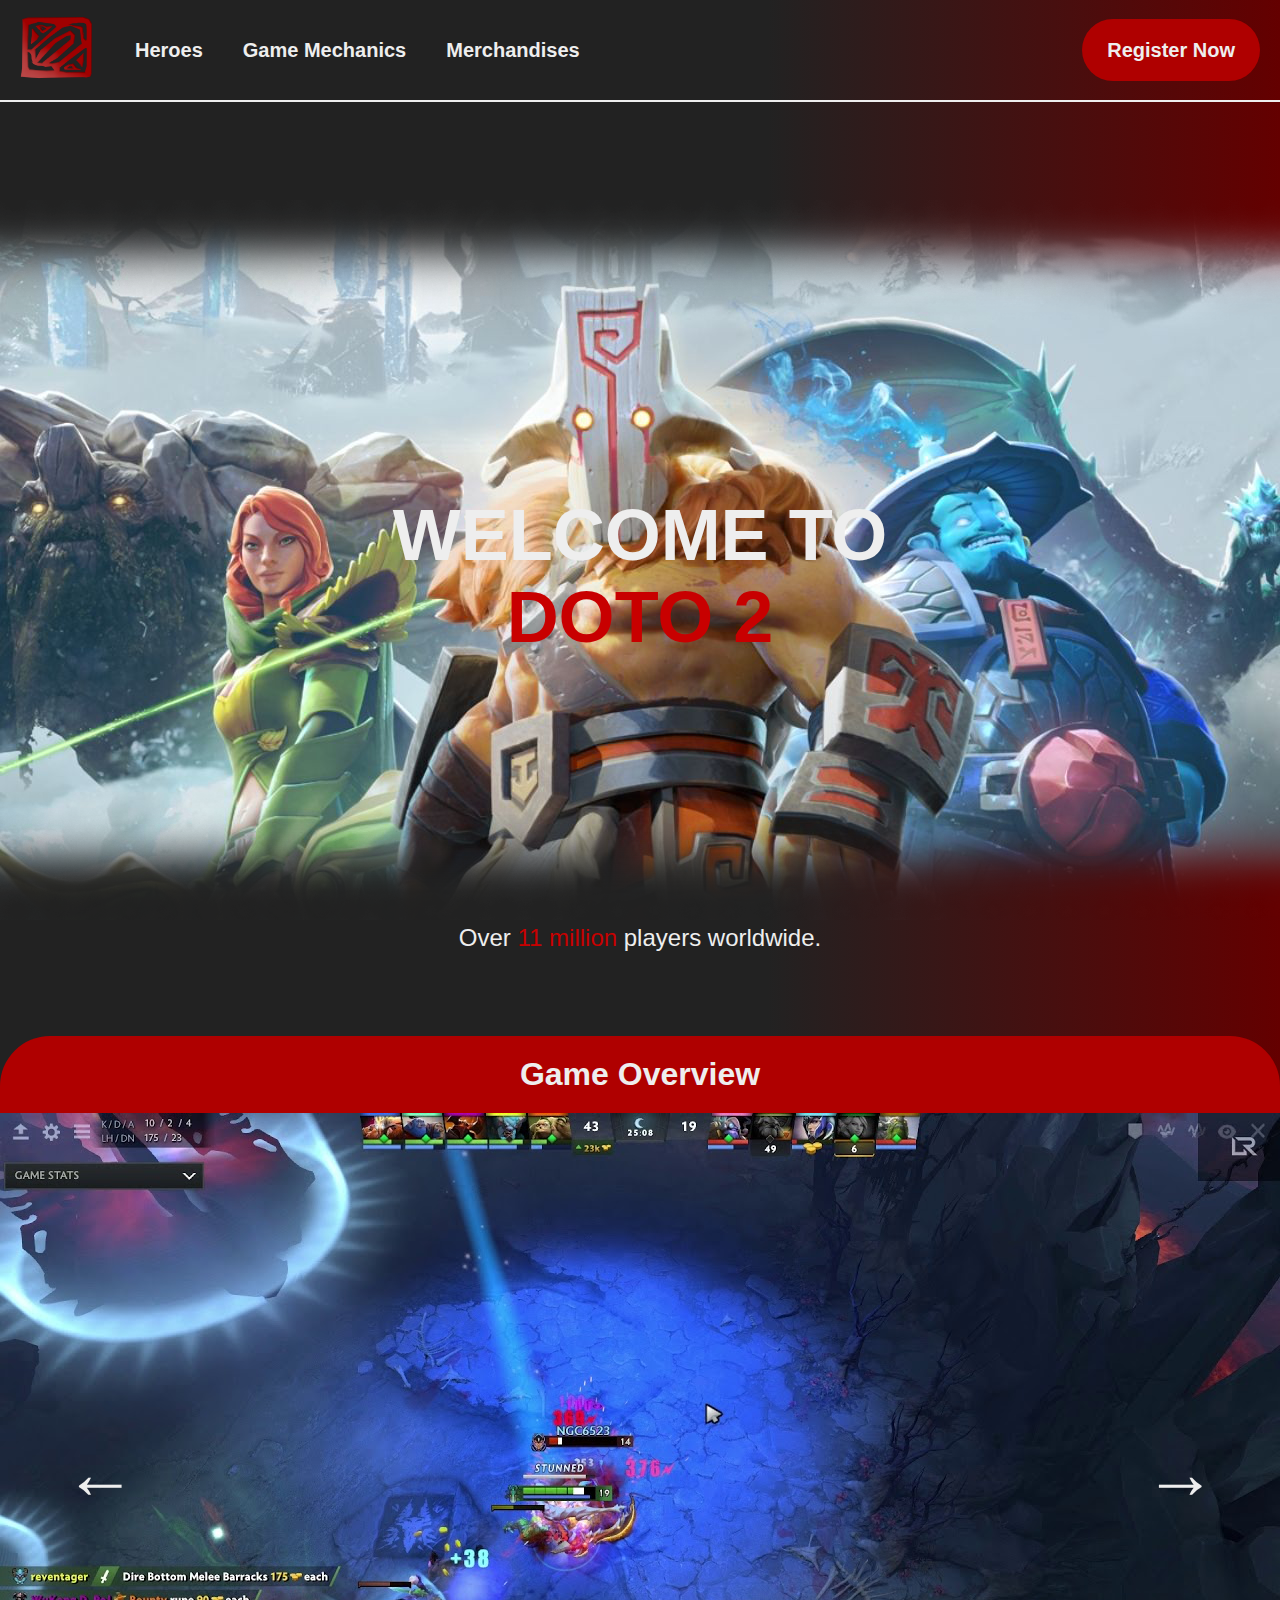
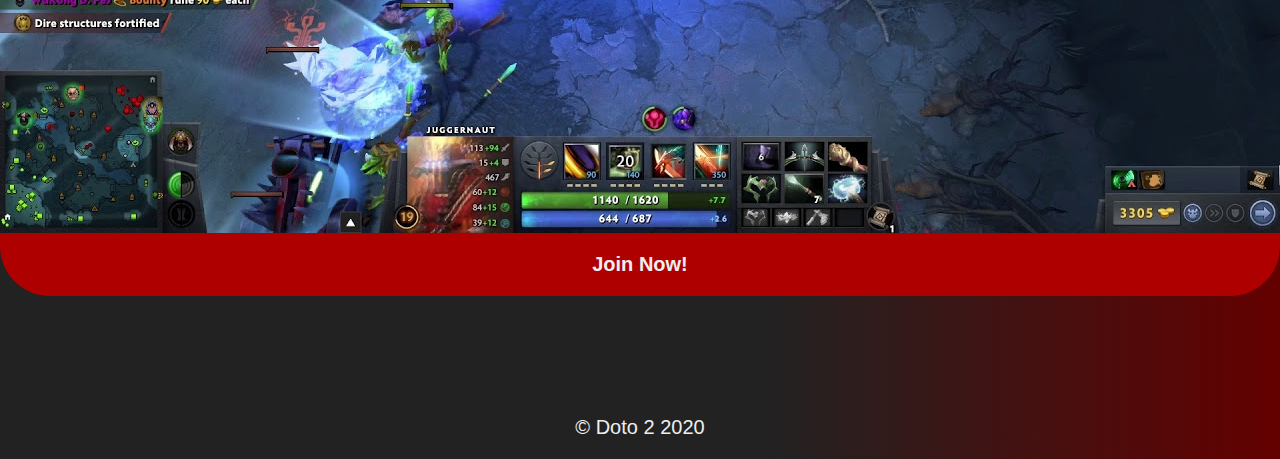
<file: Website/views/index.html>
<!DOCTYPE html>
<html lang="en">
<head>
    <meta charset="UTF-8">
    <meta http-equiv="X-UA-Compatible" content="IE=edge">
    <meta name="viewport" content="width=device-width, initial-scale=1.0">
    <title>Doto 2</title>
    <link rel="icon" href="../assets/image/logo (icon).ico">
    <link rel="stylesheet" href="../assets/css/main.css">
    <link rel="stylesheet" href="../assets/css/index.css">
    <script src="../assets/js/jquery.js"></script>
</head>
<body>
    <div class="navbar-container">
        <div class="navbar limiter">
            <div class="logo">
                <a href="index.html"><img src="../assets/image/logo.png" alt="Doto 2"></a>
            </div>
            <div class="nav"><a href="heroes.html">Heroes</a></div>
            <div class="nav"><a href="mechanics.html">Game Mechanics</a></div>
            <div class="nav dropdown">
                <a href="merchandises.html">Merchandises</a>
                <div class="dropdown-content">
                    <div class="dropdown-item">
                        <a href="merchandises.html#shirt">- Shirt</a>
                    </div>
                    <div class="dropdown-item">
                        <a href="merchandises.html#mousepad">- Mousepad</a>
                    </div>
                    <div class="dropdown-item">
                        <a href="merchandises.html#other">- Others</a>
                    </div>
                </div>
            </div>
            <div class="click-here">
                <a href="register.html">Register Now</a>
            </div>
        </div>
    </div>
    <div class="content-container">
        <div class="content limiter">
            <div class="home">
                <div class="welcome">
                    <div class="greet">Welcome to <span class="light-red">DOTO 2</span></div>
                    <img src="../assets/image/dota_bg_trans.png">
                    <div class="promote">
                        Over <span class="light-red">11 million</span> players worldwide.
                    </div>
                </div>
                <div class="game-overview">
                    <div class="title">Game Overview</div>
                    <div id="slider-limiter">
                        <div id="slider-container">
                            <img src="../assets/image/gameplay/gameplay1.jpg" alt="Gameplay 1">
                            <img src="../assets/image/gameplay/gameplay2.jpg" alt="Gameplay 2">
                            <img src="../assets/image/gameplay/gameplay3.jpg" alt="Gameplay 3">
                            <img src="../assets/image/gameplay/gameplay4.jpg" alt="Gameplay 4">
                            <img src="../assets/image/gameplay/gameplay5.jpg" alt="Gameplay 5">
                            <img src="../assets/image/gameplay/gameplay6.jpg" alt="Gameplay 6">
                        </div>
                        <button id="next">&rarr;</button>
                        <button id="prev">&larr;</button>
                    </div>
                    
                    <a href="register.html" class="invitation">
                        <div class="invite">
                            Join Now!
                        </div>
                    </a>
                </div>
            </div>
        </div>
    </div>
    <div class="footer-container">
        <div class="footer limiter">
            &copy; Doto 2 2020
        </div>
    </div>
</body>
</html>
<script src="../assets/js/slider.js"></script>
</file>
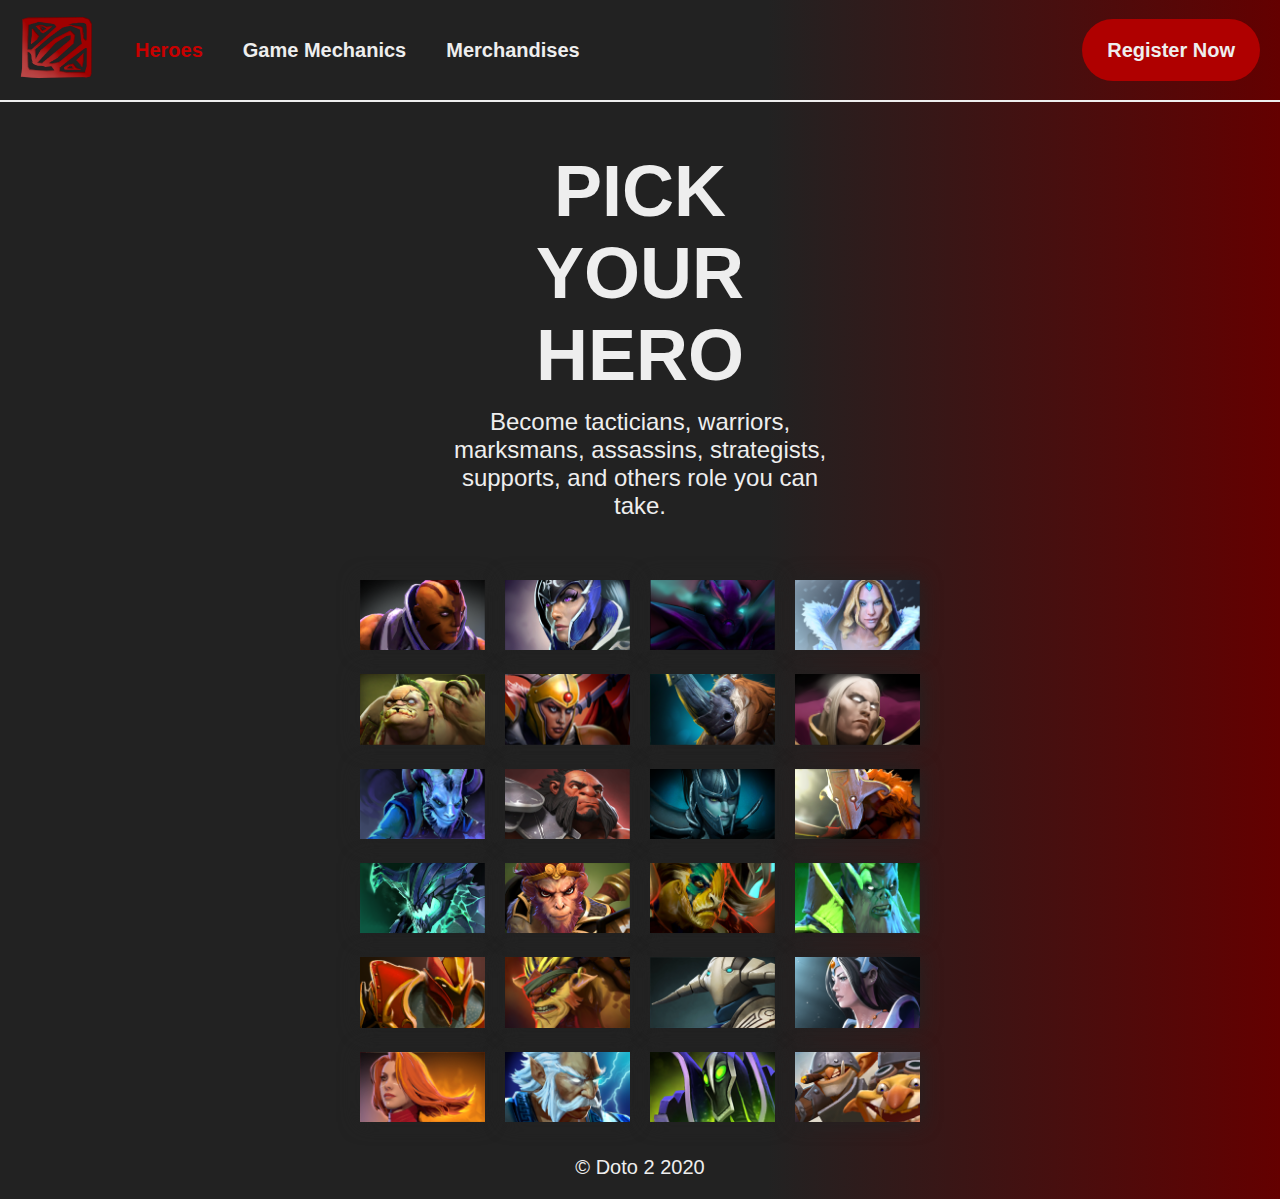
<file: Website/views/heroes.html>
<!DOCTYPE html>
<html lang="en">
<head>
    <meta charset="UTF-8">
    <meta http-equiv="X-UA-Compatible" content="IE=edge">
    <meta name="viewport" content="width=device-width, initial-scale=1.0">
    <title>Doto 2</title>
    <link rel="icon" href="../assets/image/logo (icon).ico">
    <link rel="stylesheet" href="../assets/css/main.css">
    <link rel="stylesheet" href="../assets/css/heroes.css">
    <script src="../assets/js/jquery.js"></script>
</head>
<body>
    <div class="navbar-container">
        <div class="navbar limiter">
            <div class="logo">
                <a href="index.html"><img src="../assets/image/logo.png" alt="Doto 2"></a>
            </div>
            <div class="nav active"><a href="heroes.html">Heroes</a></div>
            <div class="nav"><a href="mechanics.html">Game Mechanics</a></div>
            <div class="nav dropdown activate">
                <a href="merchandises.html">Merchandises</a>
                <div class="dropdown-content">
                    <div class="dropdown-item">
                        <a href="merchandises.html#shirt">- Shirt</a>
                    </div>
                    <div class="dropdown-item">
                        <a href="merchandises.html#mousepad">- Mousepad</a>
                    </div>
                    <div class="dropdown-item">
                        <a href="merchandises.html#other">- Others</a>
                    </div>
                </div>
            </div>
            <div class="click-here">
                <a href="register.html">Register Now</a>
            </div>
        </div>
    </div>
    <div class="content-container">
        <div class="content limiter">
            <div class="modal" id="info-modal">
                <div class="modal-content">
                    <span class="close">&times;</span>
                    <div class="information">
                        <div id="info-image">
                            
                        </div>
                        <div id="info-name">

                        </div>
                        <div class="hero-skills">
                            <div class="section">
                                Unique Skill
                            </div>
                            <div class="skills">
                                <div id="info-skill-image">

                                </div>
                                <div class="info-skill">
                                    <div id="info-skill-name">

                                    </div>
                                    <div id="info-skill-description">

                                    </div>
                                </div>
                            </div>
                        </div>
                        <div class="hero-description">
                            <div class="section">
                                Lore
                            </div>
                            <div id="info-description">

                            </div>
                        </div>
                    </div>
                </div>
            </div>
            <div class="title-container">
                <div class="title">
                    PICK YOUR HERO
                </div>
                <div class="sub-title">
                    Become tacticians, warriors, marksmans, assassins, strategists, supports, and others role you can take. 
                </div>
            </div>
            <div class="heroes-grid" id="grid">
            </div>
        </div>
    </div>
    <div class="footer-container">
        <div class="footer limiter">
            &copy; Doto 2 2020
        </div>
    </div>
</body>
</html>
<script src="../assets/js/heroes.js"></script>
</file>
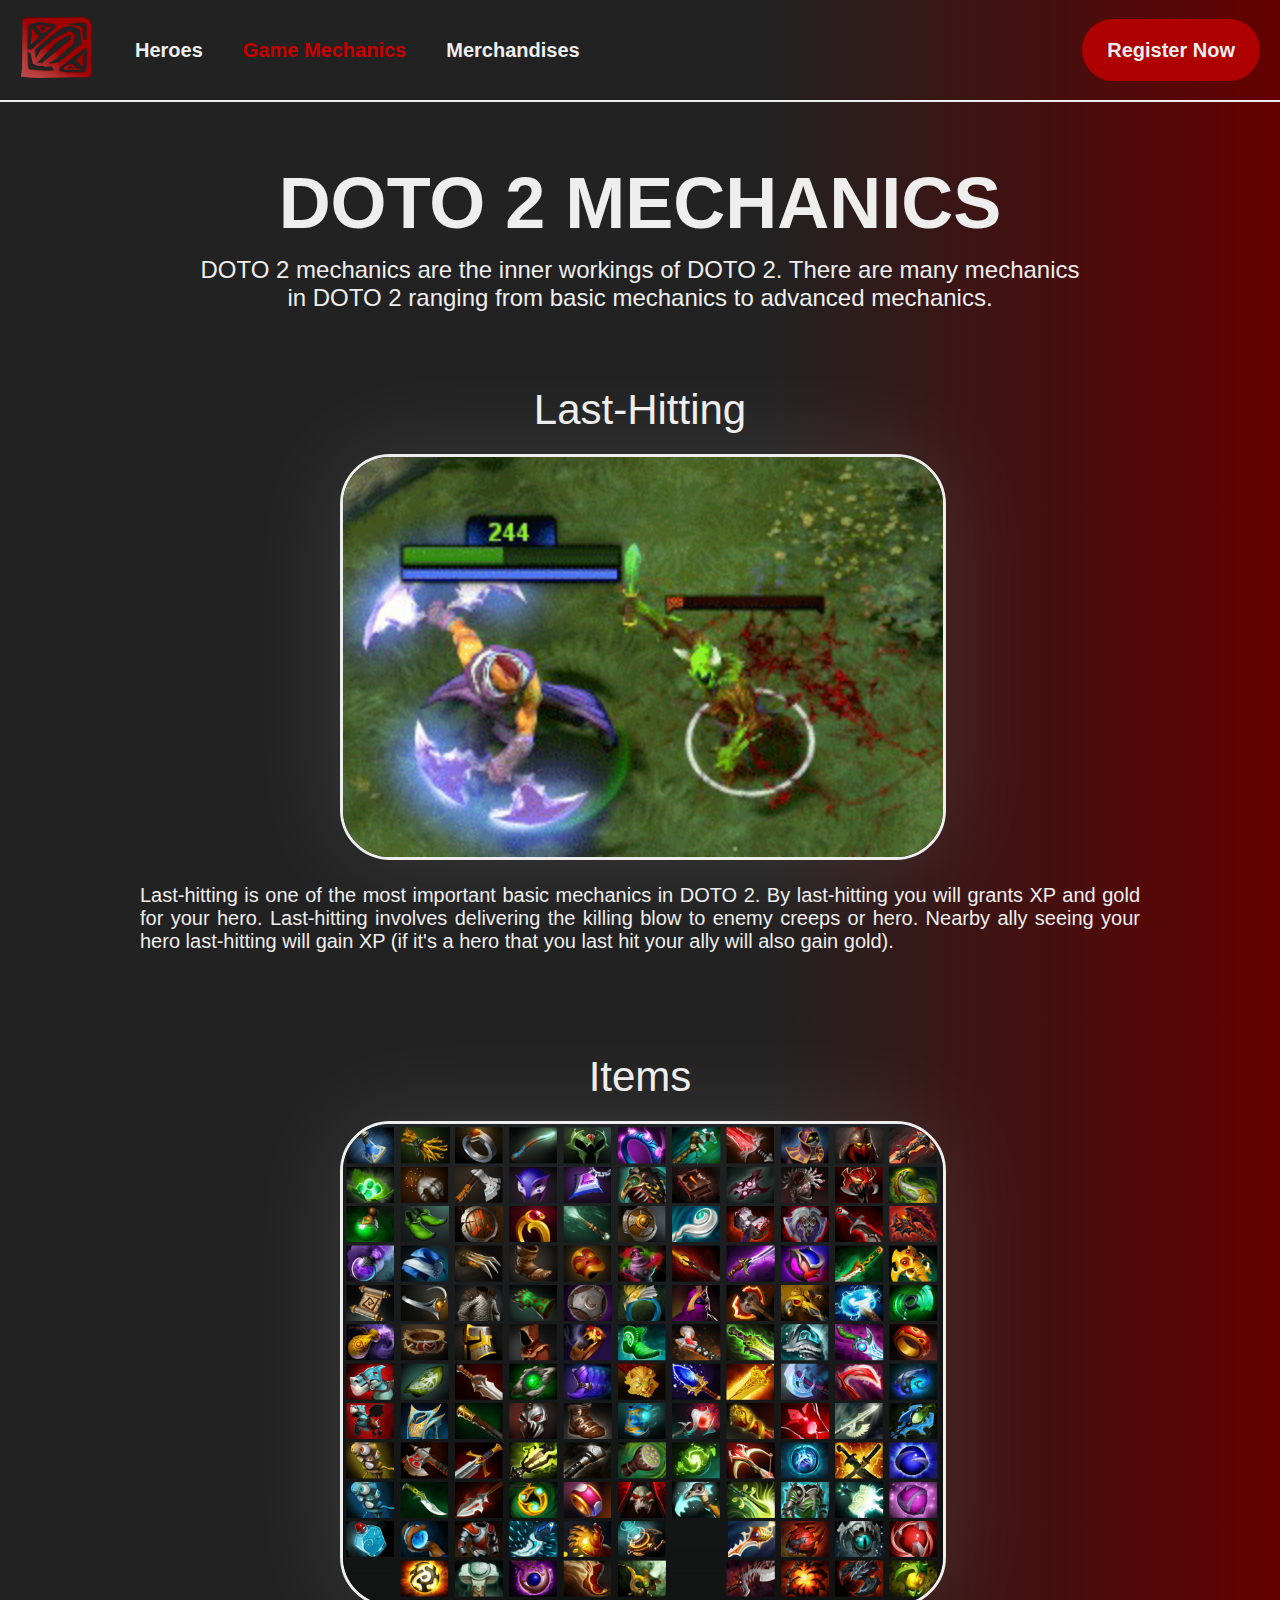
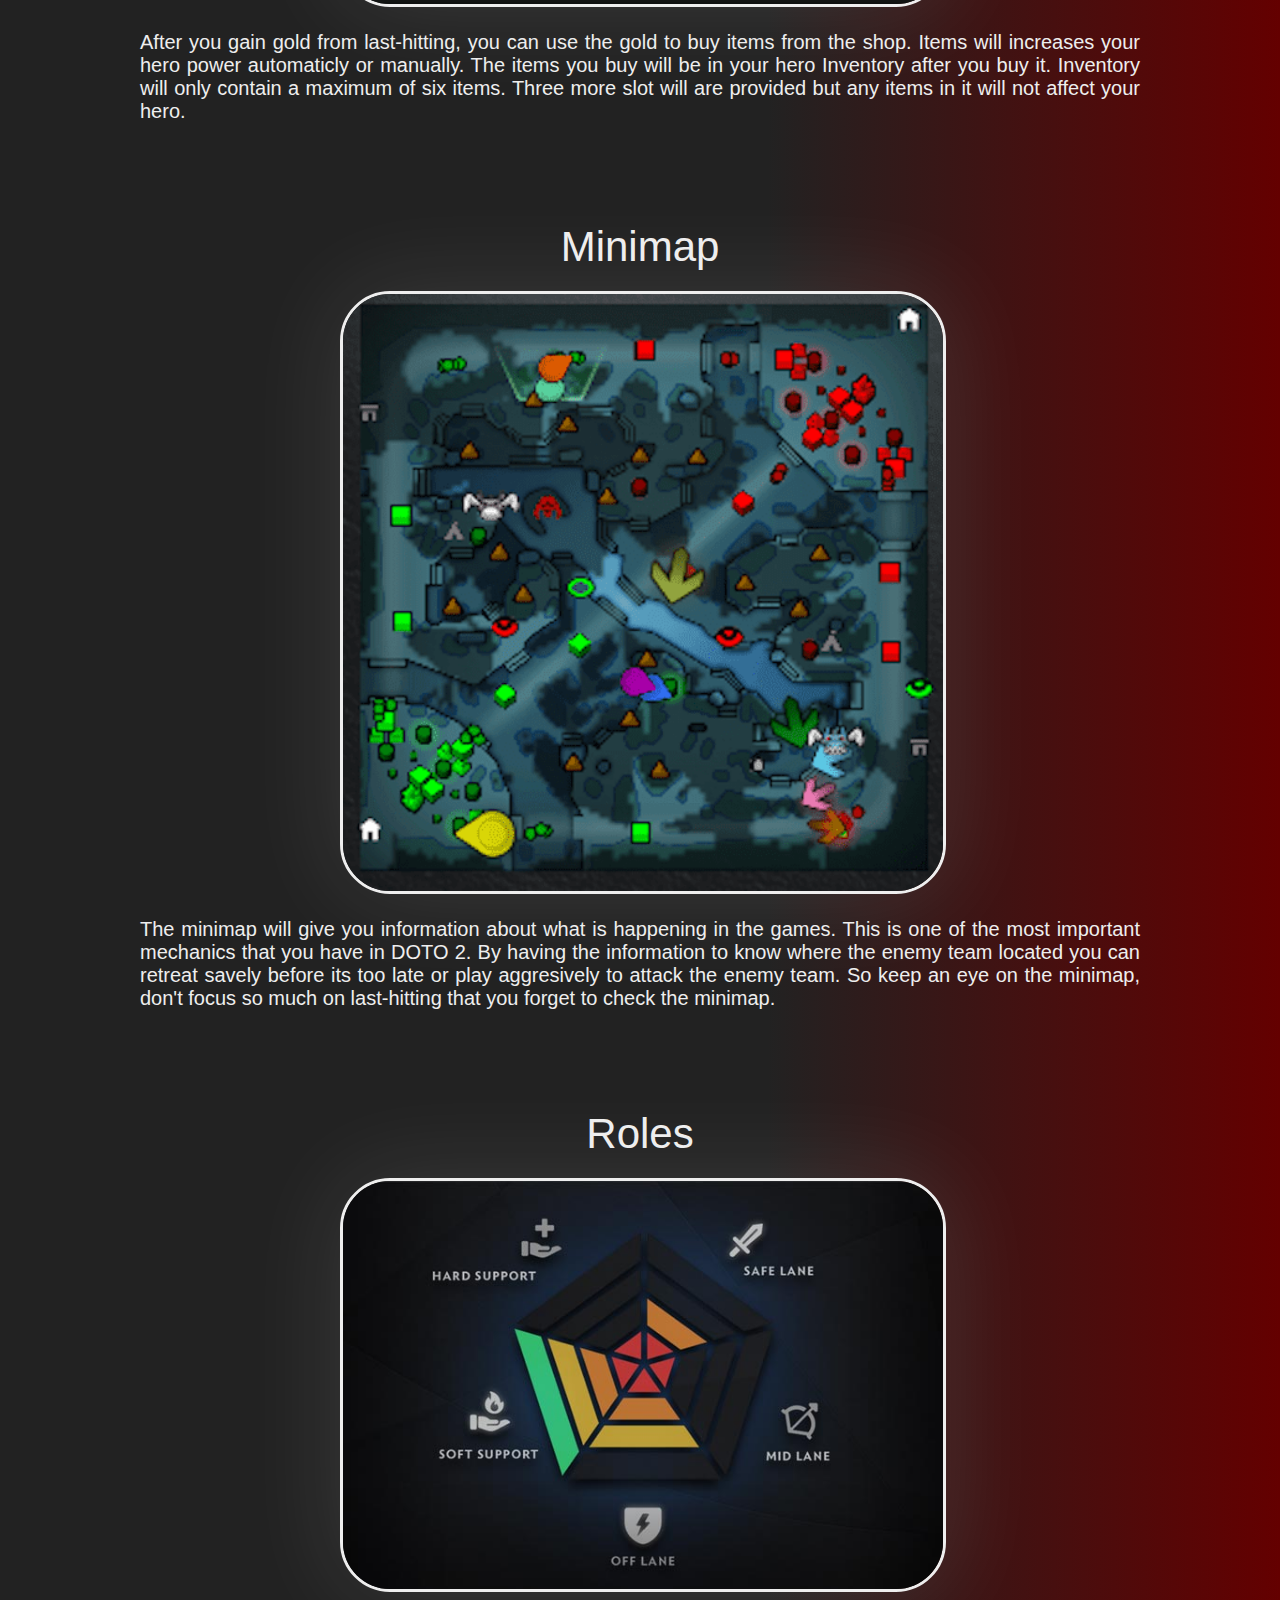
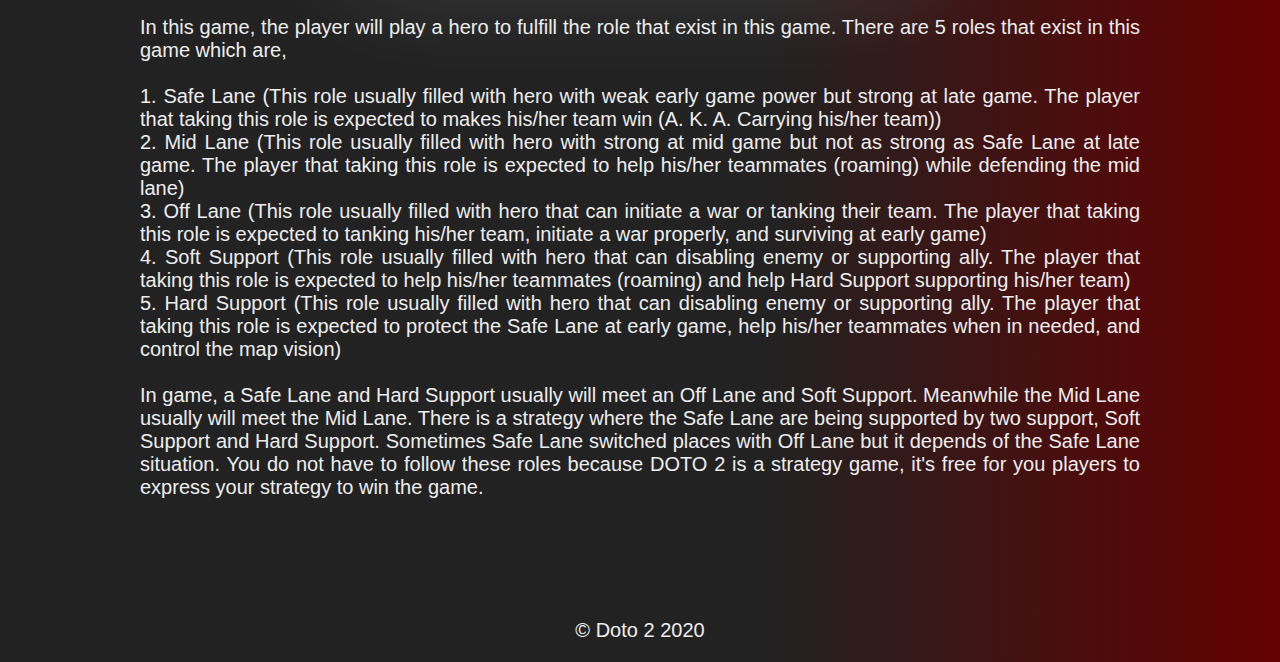
<file: Website/views/mechanics.html>
<!DOCTYPE html>
<html lang="en">
<head>
    <meta charset="UTF-8">
    <meta http-equiv="X-UA-Compatible" content="IE=edge">
    <meta name="viewport" content="width=device-width, initial-scale=1.0">
    <title>Doto 2</title>
    <link rel="icon" href="../assets/image/logo (icon).ico">
    <link rel="stylesheet" href="../assets/css/main.css">
    <link rel="stylesheet" href="../assets/css/mechanics.css">
    <script src="../assets/js/jquery.js"></script>
</head>
<body>
    <div class="navbar-container">
        <div class="navbar limiter">
            <div class="logo">
                <a href="index.html"><img src="../assets/image/logo.png" alt="Doto 2"></a>
            </div>
            <div class="nav"><a href="heroes.html">Heroes</a></div>
            <div class="nav active"><a href="mechanics.html">Game Mechanics</a></div>
            <div class="nav dropdown">
                <a href="merchandises.html">Merchandises</a>
                <div class="dropdown-content">
                    <div class="dropdown-item">
                        <a href="merchandises.html#shirt">- Shirt</a>
                    </div>
                    <div class="dropdown-item">
                        <a href="merchandises.html#mousepad">- Mousepad</a>
                    </div>
                    <div class="dropdown-item">
                        <a href="merchandises.html#other">- Others</a>
                    </div>
                </div>
            </div>
            <div class="click-here">
                <a href="register.html">Register Now</a>
            </div>
        </div>
    </div>
    <div class="content-container">
        <div class="content limiter">
            <div class="mechanics">
                <div class="title">
                    DOTO 2 MECHANICS
                </div>
                <div class="sub-title">
                    DOTO 2 mechanics are the inner workings of DOTO 2. There are many mechanics in DOTO 2 ranging from basic mechanics to advanced mechanics.
                </div>
                <div class="basic-mechanics">
                    <div id="last-hit">
                        <div class="title">
                            Last-Hitting
                        </div>
                        <div class="explanation">
                            <div class="image">
                                <img src="../assets/image/lasthitting.gif" alt="Last Hitting">
                            </div>
                            <div class="description">
                                Last-hitting is one of the most important basic mechanics in DOTO 2.
                                By last-hitting you will grants XP and gold for your hero.
                                Last-hitting involves delivering the killing blow to enemy creeps or hero.
                                Nearby ally seeing your hero last-hitting will gain XP (if it's a hero that you last hit your ally will also gain gold).
                            </div>
                        </div>
                    </div>
                    <div id="items">
                        <div class="title">
                            Items
                        </div>
                        <div class="explanation">
                            <div class="image">
                                <img src="../assets/image/items.png" alt="Items">
                            </div>
                            <div class="description">
                                After you gain gold from last-hitting, you can use the gold to buy items from the shop.
                                Items will increases your hero power automaticly or manually.
                                The items you buy will be in your hero Inventory after you buy it.
                                Inventory will only contain a maximum of six items.
                                Three more slot will are provided but any items in it will not affect your hero.
                            </div>
                        </div>
                    </div>
                    <div id="minimap">
                        <div class="title">
                            Minimap
                        </div>
                        <div class="explanation">
                            <div class="image">
                                <img src="../assets/image/minimap.png" alt="Minimap">
                            </div>
                            <div class="description">
                                The minimap will give you information about what is happening in the games.
                                This is one of the most important mechanics that you have in DOTO 2.
                                By having the information to know where the enemy team located you can retreat savely before its too late or play aggresively to attack the enemy team.
                                So keep an eye on the minimap, don't focus so much on last-hitting that you forget to check the minimap.
                            </div>
                        </div>
                    </div>
                    <div id="roles">
                        <div class="title">
                            Roles
                        </div>
                        <div class="explanation">
                            <div class="image">
                                <img src="../assets/image/roles.jpg" alt="Roles">
                            </div>
                            <div class="description">
                                In this game, the player will play a hero to fulfill the role that exist in this game.
                                There are 5 roles that exist in this game which are,
                                <br><br>
                                1. Safe Lane (This role usually filled with hero with weak early game power but strong at late game. The player that taking this role is expected to makes his/her team win (A. K. A. Carrying his/her team))
                                <br>
                                2. Mid Lane (This role usually filled with hero with strong at mid game but not as strong as Safe Lane at late game. The player that taking this role is expected to help his/her teammates (roaming) while defending the mid lane)
                                <br>
                                3. Off Lane (This role usually filled with hero that can initiate a war or tanking their team. The player that taking this role is expected to tanking his/her team, initiate a war properly, and surviving at early game)
                                <br>
                                4. Soft Support (This role usually filled with hero that can disabling enemy or supporting ally. The player that taking this role is expected to help his/her teammates (roaming) and help Hard Support supporting his/her team)
                                <br>
                                5. Hard Support (This role usually filled with hero that can disabling enemy or supporting ally. The player that taking this role is expected to protect the Safe Lane at early game, help his/her teammates when in needed, and control the map vision)
                                <br><br>
                                In game, a Safe Lane and Hard Support usually will meet an Off Lane and Soft Support.
                                Meanwhile the Mid Lane usually will meet the Mid Lane.
                                There is a strategy where the Safe Lane are being supported by two support, Soft Support and Hard Support.
                                Sometimes Safe Lane switched places with Off Lane but it depends of the Safe Lane situation.
                                You do not have to follow these roles because DOTO 2 is a strategy game, it's free for you players to express your strategy to win the game.
                            </div>
                        </div>
                    </div>
                </div>
            </div>
        </div>
    </div>
    <div class="footer-container">
        <div class="footer limiter">
            &copy; Doto 2 2020
        </div>
    </div>
</body>
</html>
</file>
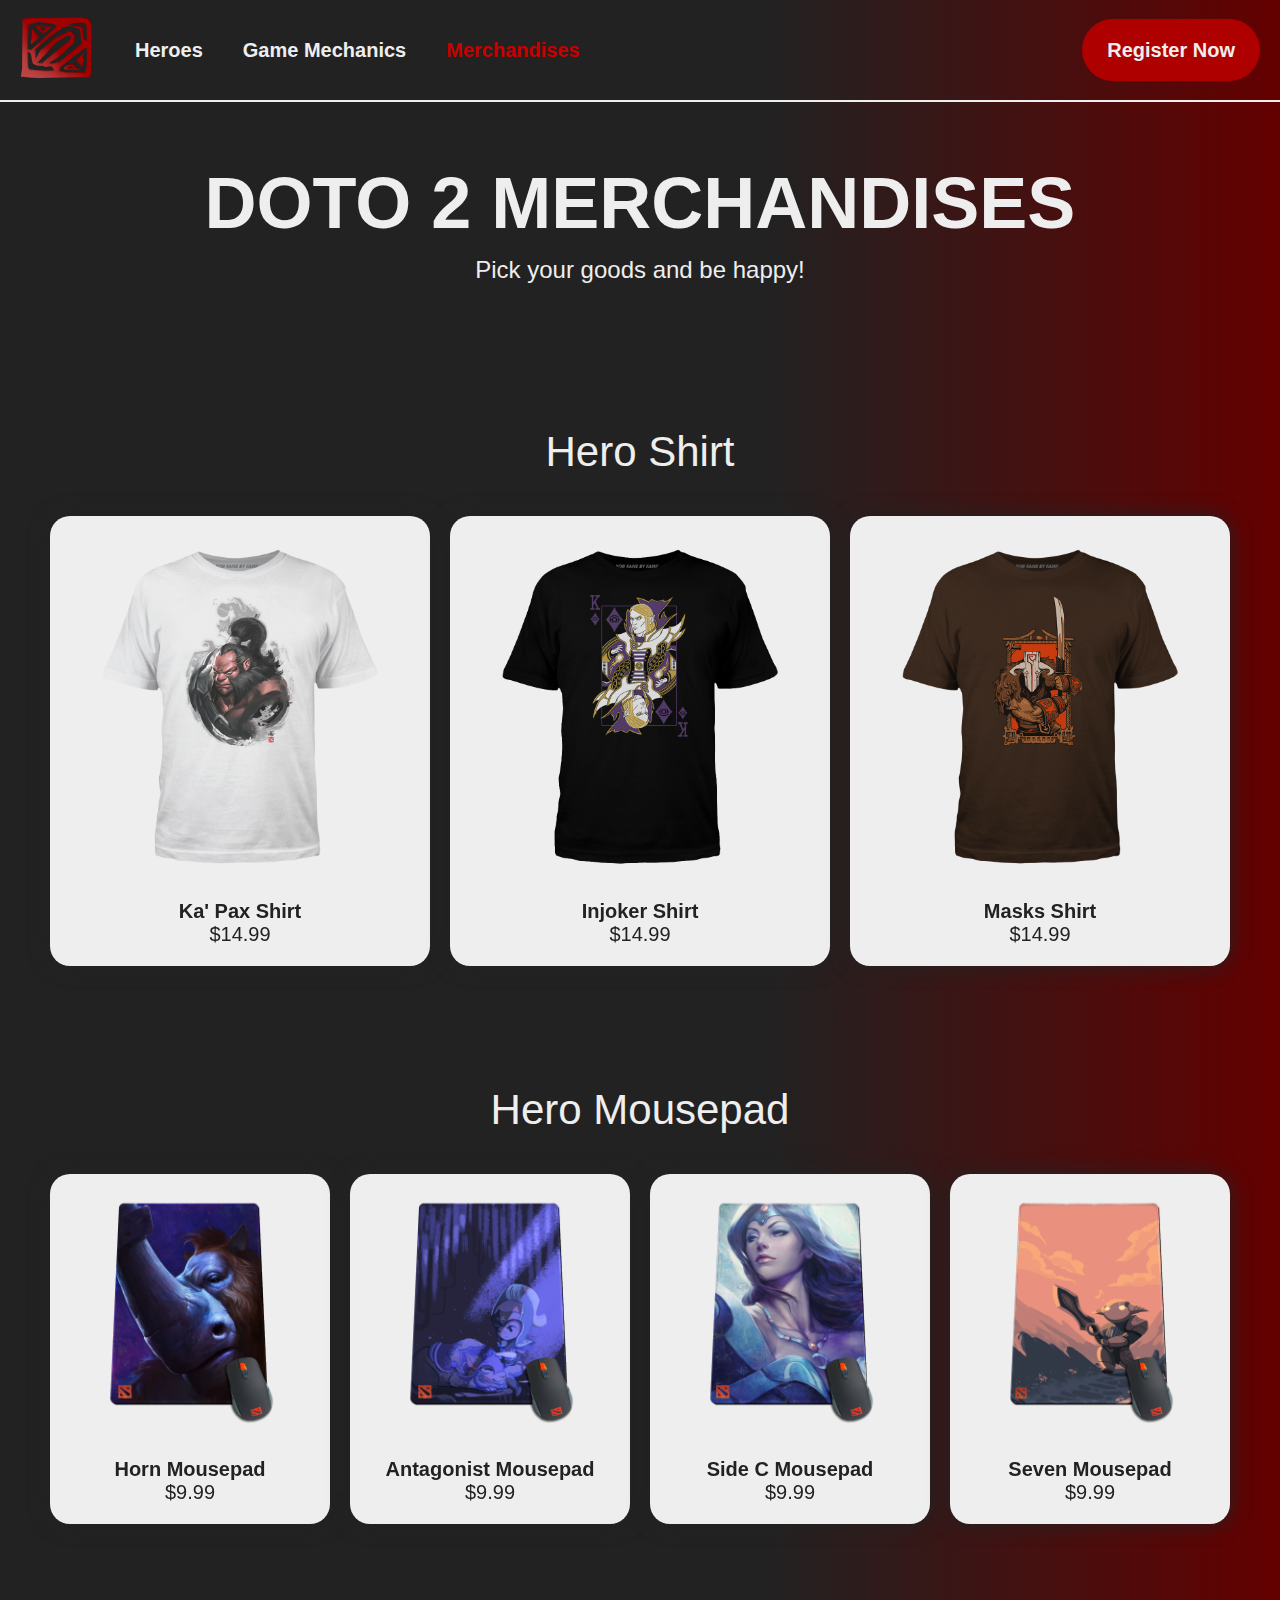
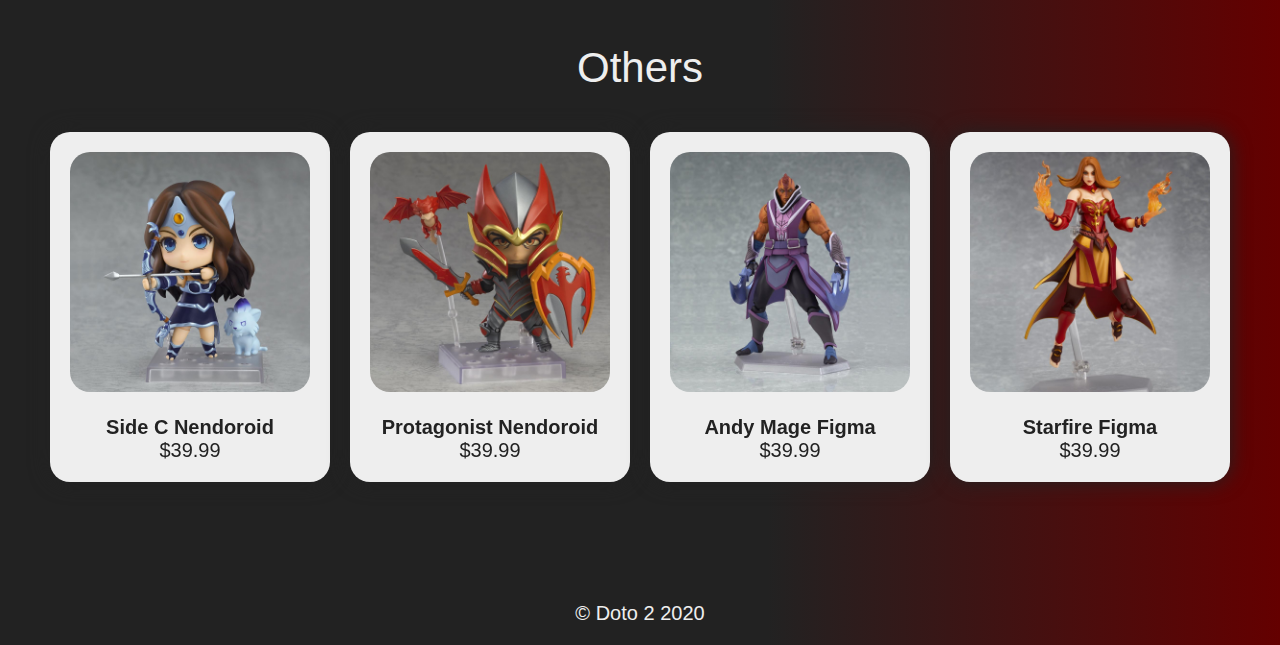
<file: Website/views/merchandises.html>
<!DOCTYPE html>
<html lang="en">
<head>
    <meta charset="UTF-8">
    <meta http-equiv="X-UA-Compatible" content="IE=edge">
    <meta name="viewport" content="width=device-width, initial-scale=1.0">
    <title>Doto 2</title>
    <link rel="icon" href="../assets/image/logo (icon).ico">
    <link rel="stylesheet" href="../assets/css/main.css">
    <link rel="stylesheet" href="../assets/css/merchandises.css">
    <script src="../assets/js/jquery.js"></script>
</head>
<body>
    <div class="navbar-container">
        <div class="navbar limiter">
            <div class="logo">
                <a href="index.html"><img src="../assets/image/logo.png" alt="Doto 2"></a>
            </div>
            <div class="nav"><a href="heroes.html">Heroes</a></div>
            <div class="nav"><a href="mechanics.html">Game Mechanics</a></div>
            <div class="nav dropdown active">
                <a href="merchandises.html">Merchandises</a>
                <div class="dropdown-content">
                    <div class="dropdown-item">
                        <a href="merchandises.html#shirt">- Shirt</a>
                    </div>
                    <div class="dropdown-item">
                        <a href="merchandises.html#mousepad">- Mousepad</a>
                    </div>
                    <div class="dropdown-item">
                        <a href="merchandises.html#other">- Others</a>
                    </div>
                </div>
            </div>
            <div class="click-here">
                <a href="register.html">Register Now</a>
            </div>
        </div>
    </div>
    <div class="content-container">
        <div class="content limiter">
            <div class="merchandise">
                <div class="title">
                    DOTO 2 MERCHANDISES
                </div>
                <div class="sub-title">
                   Pick your goods and be happy!
                </div>
                <div class="all-merchandise">
                    <div class="collection" id="shirt">
                        <div class="title">
                            Hero Shirt
                        </div>
                        <div class="item-container">
                            <div class="item">
                                <img src="../assets/image/merchandise/shirt_axe.png" alt="Ka' Pax Shirt">
                                <div class="description">
                                    <div class="name">Ka' Pax Shirt</div>
                                    <div class="price">$14.99</div>
                                </div>
                            </div>
                            <div class="item">
                                <img src="../assets/image/merchandise/shirt_invoker.png" alt="Injoker Shirt">
                                <div class="description">
                                    <div class="name">Injoker Shirt</div>
                                    <div class="price">$14.99</div>
                                </div>
                            </div>
                            <div class="item">
                                <img src="../assets/image/merchandise/shirt_juggernaut.png" alt="Masks Shirt">
                                <div class="description">
                                    <div class="name">Masks Shirt</div>
                                    <div class="price">$14.99</div>
                                </div>
                            </div>
                        </div>
                    </div>
                    <div class="collection" id="mousepad">
                        <div class="title">
                            Hero Mousepad
                        </div>
                        <div class="item-container">
                            <div class="item">
                                <img src="../assets/image/merchandise/mousepad_magnus.png" alt="Horn Mousepad">
                                <div class="description">
                                    <div class="name">Horn Mousepad</div>
                                    <div class="price">$9.99</div>
                                </div>
                            </div>
                            <div class="item">
                                <img src="../assets/image/merchandise/mousepadchibi_luna.png" alt="Antagonist Mousepad">
                                <div class="description">
                                    <div class="name">Antagonist Mousepad</div>
                                    <div class="price">$9.99</div>
                                </div>
                            </div>
                            <div class="item">
                                <img src="../assets/image/merchandise/mousepad_mirana.png" alt="Side C Mousepad">
                                <div class="description">
                                    <div class="name">Side C Mousepad</div>
                                    <div class="price">$9.99</div>
                                </div>
                            </div>
                            <div class="item">
                                <img src="../assets/image/merchandise/mousepadchibi_sven.png" alt="Seven Mousepad">
                                <div class="description">
                                    <div class="name">Seven Mousepad</div>
                                    <div class="price">$9.99</div>
                                </div>
                            </div>
                        </div>
                    </div>
                    <div class="collection" id="other">
                        <div class="title">
                            Others
                        </div>
                        <div class="item-container">
                            <div class="item">
                                <img src="../assets/image/merchandise/nendorMirana.jpg" alt="Side C Nendoroid">
                                <div class="description">
                                    <div class="name">Side C Nendoroid</div>
                                    <div class="price">$39.99</div>
                                </div>
                            </div>
                            <div class="item">
                                <img src="../assets/image/merchandise/nendoDragonKnight.jpg" alt="Protagonist Nendoroid">
                                <div class="description">
                                    <div class="name">Protagonist Nendoroid</div>
                                    <div class="price">$39.99</div>
                                </div>
                            </div>
                            <div class="item">
                                <img src="../assets/image/merchandise/figma_antiMage.jpg" alt="Andy Mage Figma">
                                <div class="description">
                                    <div class="name">Andy Mage Figma</div>
                                    <div class="price">$39.99</div>
                                </div>
                            </div>
                            <div class="item">
                                <img src="../assets/image/merchandise/figma_lina.jpg" alt="Starfire Figma">
                                <div class="description">
                                    <div class="name">Starfire Figma</div>
                                    <div class="price">$39.99</div>
                                </div>
                            </div>
                        </div>
                    </div>
                </div>
            </div>
        </div>
    </div>
    <div class="footer-container">
        <div class="footer limiter">
            &copy; Doto 2 2020
        </div>
    </div>
</body>
</html>
</file>
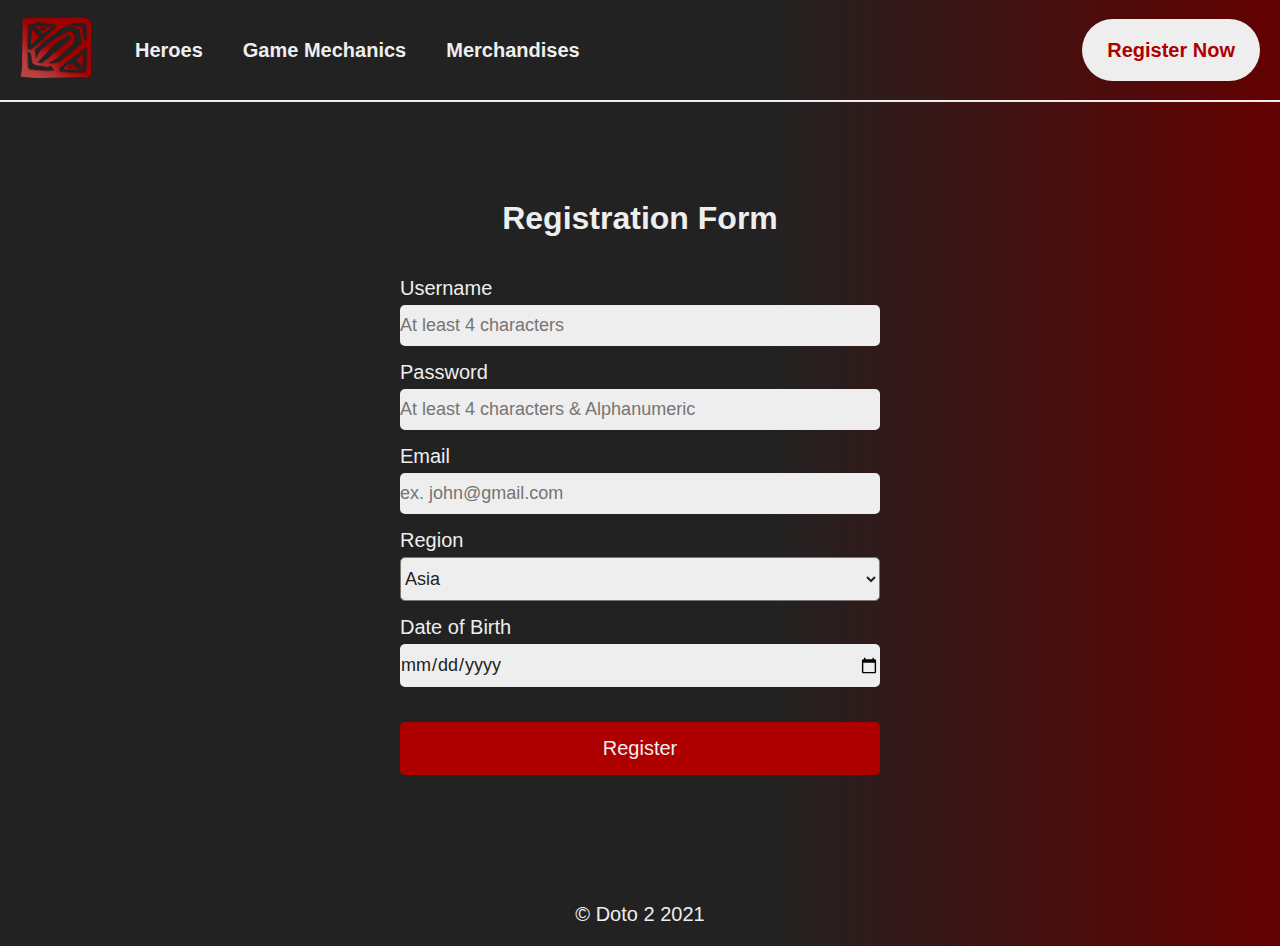
<file: Website/views/register.html>
<!DOCTYPE html>
<html lang="en">
<head>
    <meta charset="UTF-8">
    <meta http-equiv="X-UA-Compatible" content="IE=edge">
    <meta name="viewport" content="width=device-width, initial-scale=1.0">
    <title>Doto 2</title>
    <link rel="icon" href="../assets/image/logo (icon).ico">
    <link rel="stylesheet" href="../assets/css/main.css">
    <link rel="stylesheet" href="../assets/css/register.css">
</head>
<body>
    <div class="navbar-container">
        <div class="navbar limiter">
            <div class="logo">
                <a href="index.html"><img src="../assets/image/logo.png" alt="Doto 2"></a>
            </div>
            <div class="nav"><a href="heroes.html">Heroes</a></div>
            <div class="nav"><a href="mechanics.html">Game Mechanics</a></div>
            <div class="nav dropdown">
                <a href="merchandises.html">Merchandises</a>
                <div class="dropdown-content">
                    <div class="dropdown-item">
                        <a href="merchandises.html#shirt">- Shirt</a>
                    </div>
                    <div class="dropdown-item">
                        <a href="merchandises.html#mousepad">- Mousepad</a>
                    </div>
                    <div class="dropdown-item">
                        <a href="merchandises.html#other">- Others</a>
                    </div>
                </div>
            </div>
            <div class="clicked">
                <a href="register.html">Register Now</a>
            </div>
        </div>
    </div>
    <div class="content-container">
        <div class="content limiter">
            <script type="text/javascript" src="../assets/js/register_validate.js"></script>
            <div class="registration-form">
                <div class="title">Registration Form</div>
                <form action="" name="registerForm" onsubmit="validation(event)">
                    <div class="input-container">
                        <label>Username</label>
                        <input type="text" maxlength="255" name="username" id="username" placeholder="At least 4 characters">
                    </div>
                    <div class="input-container">
                        <label>Password</label>
                        <input type="password" maxlength="255" name="password" id="password" placeholder="At least 4 characters & Alphanumeric">
                    </div>
                    <div class="input-container">
                        <label>Email</label>
                        <input type="email" maxlength="255" name="email" id="email" placeholder="ex. john@gmail.com">
                    </div>
                    <div class="input-container">
                        <label>Region</label>
                        <select name="region" id="region">
                            <option value="AS">Asia</option>
                            <option value="AF">Africa</option>
                            <option value="AN">Antartica</option>
                            <option value="AU">Australia</option>
                            <option value="EU">Europe</option>
                            <option value="NA">North America</option>
                            <option value="SA">South America</option>
                        </select>
                    </div>
                    <div class="input-container">
                        <label>Date of Birth</label>
                        <input type="date" name="dob" id="dob">
                    </div>
                    <input type="submit" value="Register" class="confirm">
                    <div class="error-field">
                        <div id="error">
                            <br>
                        </div>
                    </div>
                </form>
            </div>
        </div>
    </div>
    <div class="footer-container">
        <div class="footer limiter">
            &copy; Doto 2 2021
        </div>
    </div>
</body>
</html>
</file>
<file: Website/assets/css/main.css>
* {
    padding: 0;
    margin: 0;
    font-family: 'Lucida Sans', 'Lucida Sans Regular', 'Lucida Grande', 'Lucida Sans Unicode', Geneva, Verdana, sans-serif;
}
html {
    scroll-behavior: smooth;
}
body {
    min-height: 100vh;
    background: linear-gradient(90deg, rgba(34,34,34,1) 0%, rgba(34,34,34,1) 60%, rgba(100,0,0,1) 100%);
    background-repeat: no-repeat;
}
:root {
    --dark-red: rgb(175, 0, 0);
    --light-red: rgb(200, 0, 0);
    --white: #eee;
    --black: #222;
    --linear-black-red: linear-gradient(90deg, rgba(34,34,34,1) 0%, rgba(34,34,34,1) 60%, rgba(100,0,0,1) 100%);
    --linear-paper: linear-gradient(121deg, rgba(255,244,205,1) 0%, rgba(255,207,149,1) 19%, rgba(249,235,189,1) 27%, rgba(255,220,188,1) 50%, rgba(226,183,145,1) 73%, rgba(255,211,175,1) 100%);
}
::-webkit-scrollbar-thumb {
    background: #aaa; 
}
::-webkit-scrollbar-thumb:hover {
    background: #888;
}
::-webkit-scrollbar {
    width: 6px;
}
::-webkit-scrollbar-track {
    background: var(--white); 
}
.navbar {
    border-bottom: 2px solid var(--white);
}
.dark-red {
    color: var(--dark-red);
}
.light-red {
    color: var(--light-red);
}
.hidden {
    display: none;
}
a {
    color: inherit;
    text-decoration: none;
}
.limiter {
    max-width: 1600px;
    margin-left: auto;
    margin-right: auto;
    background-color: transparent;
}

.navbar-container {
    width: 100%;
    /* background-color: #222; */
    background: var(--linear-black-red);
    position: fixed;
    display: block;
    top: 0;
    z-index: 10;
}
.navbar {
    border-bottom: 2px solid var(--white);
    display: flex;
    width: 100%;
    height: 100px;
    color: var(--white);
    font-size: 20px;
    font-weight: 600;
    line-height: 1.5em;
}
.navbar .active {
    color: var(--light-red);
}
.navbar a {
    transition: 0.2s ease;
}
.navbar a:hover {
    filter: brightness(1.2);
    color: var(--light-red);
    transition: 0.2s ease;
}
.navbar > .logo {
    width: 75px;
    padding: 0 20px;
    height: auto;
    margin: auto 0;
}
.navbar > .logo img {
    height: auto;
    width: 100%
}
.navbar .nav {
    margin: auto 0;
    padding: 0 20px;
}
.navbar .dropdown {
    position: relative;
    border-radius: 10px;
}
.navbar .dropdown:hover,
.navbar .dropdown:focus {
    color: var(--light-red);
    background-color: var(--white);
    border-top-left-radius: 10px;
    border-top-right-radius: 10px;
    border-bottom-left-radius: 0px;
    border-bottom-right-radius: 0px;
}
.navbar .dropdown:hover > .dropdown-content,
.navbar .dropdown:focus > .dropdown-content {
    display: block;
    transition: 0.2s ease;
}
.navbar .dropdown > .dropdown-content {
    display: none;
    color: var(--black);
    background-color: var(--white);
    position: absolute;
    left: 0;
    right: 0;
    padding: 0 20px;
    border-bottom-left-radius: 10px;
    border-bottom-right-radius: 10px;
    transition: 0.2s ease;
}
.navbar .dropdown > .dropdown-content > .dropdown-item {
    padding: 0px;
    transition: 0.2s ease;
}
.navbar .dropdown > .dropdown-content > .dropdown-item:hover {
    color: var(--light-red);
    transition: 0.2s ease;
}
.navbar > .click-here {
    margin-left: auto;
    margin-top: auto;
    margin-bottom: auto;
    padding: 0 20px;
}
.navbar > .click-here a {
    color: var(--white);
    padding: 20px 25px;
    border-radius: 50px;
    background-color: var(--dark-red);
}
.navbar > .clicked {
    margin-left: auto;
    margin-top: auto;
    margin-bottom: auto;
    padding: 0 20px;
}
.navbar > .clicked a {
    color: var(--dark-red);
    padding: 20px 25px;
    border-radius: 50px;
    background-color: var(--white);
}
.content-container {
    background: var(--linear-black-red);
}
.content {
    padding-top: 150px;
}
.footer-container {
    background: var(--linear-black-red);
    text-align: center;
}
.footer {
    color: var(--white);
    font-size: 20px;
    padding: 20px 0; 
}

@media screen and (max-width: 800px) {
    .limiter {
        max-width: 800px;
    }
    .navbar {
        font-size: 16px;
    }
    .navbar .nav {
        padding: 0 15px;
    }
}

@media screen and (max-width: 500px) {
    .limiter {
        max-width: 500px;
    }
    .navbar {
        padding: 15px 0;
        display: block;
        font-size: 12px;
        height: 200px;
    }
    .navbar > .logo {
        margin: 0 auto;
    }
    .navbar .nav {
        padding: 5px 0;
        margin: 0 auto;
        text-align: center;
    }
    .navbar > .click-here {
        padding: 10px 0;
        margin: 0 auto;
        text-align: center;
    }
    .navbar > .click-here a {
        padding: 10px 15px;
    }
    .navbar > .clicked {
        padding: 10px 0;
        margin: 0 auto;
        text-align: center;
    }
    .navbar > .clicked a {
        padding: 10px 15px;
    }
}
</file>
<file: Website/assets/css/index.css>
.content {
    padding-top: 200px;
}
.home {
    width: 1280px;
    margin: 0 auto;
    border-radius: 25px;
    color: var(--white);
}
.home > .welcome {
    text-align: center;
    position: relative;
    margin: 0 auto;
    cursor: default;
}
.home > .welcome img {
    width: 100%;
    height: auto;
}
.home > .welcome .greet {
    z-index: 1;
    top: 50%;
    left: 50%;
    transform: translate(-50%, -50%);
    color: var(--white);
    position: absolute;
    font-size: 72px;
    font-weight: 700;
    text-transform: uppercase;
}
.home > .welcome .promote {
    font-size: 24px;
}
.home > .game-overview {
    margin-bottom: 100px;
}
.home > .game-overview .title {
    margin-top: 84px;
    padding: 20px;
    text-align: center;
    font-weight: 700;
    font-size: 32px;
    color: var(--white);
    background: var(--dark-red);
    border-top-left-radius: 50px;
    border-top-right-radius: 50px;
}
#slider-limiter {
    overflow: hidden;
    width: 1280;
    height: 720px;
    position: relative;
}
#slider-container {
    display: flex;
    position: relative;
    transition: 0.5s;
    flex-wrap: nowrap;
}
#slider-container img {
    width: 1280px;
    height: 720px;
}
#prev, #next {
    position: absolute;
    top: 50%;
    border: 0;
    background: transparent;
    font-size: 72px;
    font-weight: 700;
    color: var(--white);
    line-height: 0;
    transition: 0.1s ease;
    cursor: pointer;
}
#prev:hover, #next:hover {
    transform: scale(1.1);
    transition: 0.1s ease;
}
#prev {
    left: 5%;
}
#next {
    right: 5%;
}
.home > .game-overview .invitation {
    width: 100%;
    text-align: center;
    display: block;
}
.home > .game-overview .invitation:hover .invite {
    color: var(--dark-red);
    background-color: var(--white);
    transition: 0.3s ease;
}
.home > .game-overview .invitation .invite {
    width: 100%;
    height: auto;
    padding: 20px 0;
    color: var(--white);
    background-color: var(--dark-red);
    font-size: 20px;
    font-weight: 700;
    transition: 0.3s ease;
    border-bottom-left-radius: 50px;
    border-bottom-right-radius: 50px;
}
@media screen and (max-width: 800px) {
    .home {
        width: 600px;
    }
    .content {
        padding-top: 150px;
    }
    .home > .welcome .greet {
        font-size: 48px;
    }
    .home > .game-overview .title {
        font-size: 24px;
    }
    #slider-limiter {
        width: 600px;
        height: 337.5px;
    }
    #slider-container img {
        width: 600px;
        height: 337.5px;
    }
    .home > .game-overview {
        margin-bottom: 50px;
    }
}
@media screen and (max-width: 500px) {
    .home {
        width: 100vw;
    }
    .content {
        padding-top: 250px;
    }
    .home > .welcome .greet {
        font-size: 7vw;
    }
    .home > .welcome .promote {
        font-size: 16px;
    }
    .home > .game-overview .title {
        font-size: 20px;
    }
    #slider-limiter {
        width: 100vw;
        height: 56.25vw;
    }
    #slider-container img {
        width: 100vw;
        height: 56.25vw;
    }
    .home > .game-overview {
        margin-bottom: 50px;
    }
    .home > .game-overview .title {
        border-top-left-radius: 0;
        border-top-right-radius: 0;
    }
    .home > .game-overview .invitation .invite {
        border-bottom-left-radius: 0;
        border-bottom-right-radius: 0;
    }
}
</file>
<file: Website/assets/css/heroes.css>
.content {
    padding-left: 250px;
    padding-right: 250px;
}
.heroes-grid {
    padding-left: 100px;
    padding-right: 100px;
    display: grid;
    grid-template-columns: auto auto auto auto;
}
.heroes-grid > .hero {
    padding: 10px;
    position: relative;
    z-index: 0;
    filter: drop-shadow(0px 0px 10px #222);
}
.heroes-grid > .hero a {
    display: block;
}
.heroes-grid > .hero > a img {
    width: 100%;
    height: auto;
    transition: 0.1s ease;
    backface-visibility: hidden;
}
.heroes-grid > .hero > a:hover {
    transition: 0.1s all;
    transform: scale(1.1);
    cursor: pointer;
}
.heroes-grid > .hero > a:hover img {
    filter: brightness(0.8);
}
.heroes-grid > .hero > a .name {
    position: absolute;
    opacity: 0;
    left: 50%;
    bottom: 10px;
    transform: translate(-50%, -50%);
    color: var(--white);
    font-size: 18px;
    font-weight: 700;
    text-align: center;
    transition: 0.2s ease;
}
.heroes-grid > .hero > a:hover .name {
    opacity: 1;
}
.title-container {
    color: var(--white);
    text-align: center;
    padding: 0 200px;
    margin-bottom: 50px;
}
.title-container > .title {
    font-size: 72px;
    font-weight: 700;
    margin-bottom: 12px;
}
.title-container > .sub-title {
    font-size: 24px;
}
.modal {
    width: 100%;
    height: 100%;
    position: fixed;
    top: 0;
    left: 0;
    z-index: 11;
    overflow: auto;
    background-color: rgba(0, 0, 0, 0.5); 
    display: none;
}

.modal-content {
    width: 800px;
    height: 800px;
    margin: 50px auto;
    padding: 40px 20px;
    background: var(--linear-paper);
    border-radius: 20px;
    box-shadow: 0px 0px 25px 10px rgba(0,0,0,0.5) inset;
}
.close {
    margin-right: 20px;
    color: var(--black);
    font-size: 32px;
    font-weight: 700;
    float: right;
    cursor: pointer;
    transition: 0.1s ease;
}
.close:hover {
    text-decoration: none;
    filter: brightness(2);
    transition: 0.1s ease;
}

.section {
    text-align: center;
    text-transform: uppercase;
    font-size: 32px;
    font-weight: 600;
    margin-bottom: 10px;
}

#info-modal {
    overflow: hidden;
}
#info-image {
    margin: 0 auto;
    text-align: center;
    max-width: 400px;
    margin-bottom: 20px;
}
#info-image img {
    box-shadow: 0px 0px 50px 10px rgba(0,0,0,0.25);
    border: 5px double  var(--black);
    width: 100%;
    height: auto;
}
#info-name {
    margin-bottom: 5px;
    text-transform: uppercase;
    font-size: 48px;
    text-align: center;
    font-weight: 700;
}
.hero-skills .skills {
    margin-left: auto;
    margin-right: auto;
    margin-bottom: 20px;
    display: flex;
    padding: 0 25px;
}
.hero-skills .skills .info-skill {
    margin-right: auto;
    margin-left: 20px;
    margin-top: auto;
    margin-bottom: auto;
}
#info-skill-name {
    font-weight: 600;
    font-size: 24px;
    margin-bottom: 3px;
}
#info-skill-image {
    width: 150px;
    margin-left: auto;
}
#info-skill-image img {
    box-shadow: 0px 0px 50px 10px rgba(0,0,0,0.25);
    border: 2px solid var(--black);
    margin: auto;
    width: 100%;
    height: auto;
}
#info-skill-description {
    font-size: 20px;
    text-align: justify;
    width: 600px;
}
#info-description {
    overflow-y: scroll;
    margin: 0 auto;
    width: 100%;
    height: 250px;
    font-size: 20px;
    text-align: justify;
}
@media screen and (max-width: 800px) {
    .content {
        padding-left: 0;
        padding-right: 0;
    }
    .modal-content {
        width: 600px;
        height: 600px;
    }
    #info-image {
        height: 200px;
    }
    #info-image img {
        height: 100%;
        width: auto;
    }
    .title-container {
        padding: 0 100px;
        margin-bottom: 25px;
    }
    .title-container > .title {
        font-size: 52px;
    }
    .title-container > .sub-title {
        font-size: 20px;
    }
    #info-name {
        font-size: 40px;
    }
    .section {
        font-size: 28px;
    }
    .hero-skills {
        min-height: 180px;
    }
    #info-skill-name {
        font-size: 20px;
    }
    #info-skill-description {
        font-size: 18px;
        width: 450px;
    }
    #info-description {
        font-size: 18px;
        height: 120px;
    }
}
@media screen and (max-width: 500px) {
    .content {
        padding-top: 250px;
    }
    .title-container > .title {
        font-size: 9.5vw;
    }
    .title-container > .sub-title {
        font-size: 4.5vw;
        padding: 0 25px;
    }
    .title-container {
        padding: 0;
    }
    .heroes-grid {
        padding-left: 25px;
        padding-right: 25px;
        grid-template-columns: auto auto;
    }
    .heroes-grid > .hero > a .name {
        font-size: 12px;
    }
    #info-modal {
        overflow-y: scroll;
    }
    .modal-content {
        width: 100vw;
        height: auto;
        margin: auto;
        padding: 0;
        border-radius: 0;
        padding-bottom: 20px;
    }
    .close {
        margin-right: 10px;
    }
    #info-image {
        padding-top: 40px;
        width: 75vw;
        height: auto;
    }
    #info-description {
        overflow-y: auto;
        width: fit-content;
        padding: 0 20px;
    }
    #info-image img {
        width: 100%;
        height: auto;
    }
    #info-name {
        font-size: 10vw;
    }
    .section {
        font-size: 6vw;
    }
    .hero-skills {
        min-height: 180px;
    }
    .hero-skills .skills {
        padding: 0;
        display: block;
    }
    .hero-skills .skills .info-skill {
        margin-left: auto;
    }
    #info-skill-image {
        width: 25vw;
        margin-left: auto;
        margin-right: auto;
        margin-bottom: 10px;
    }
    #info-skill-name {
        font-size: 6vw;
        text-align: center;
    }
    #info-skill-description {
        font-size: 5vw;
        width: 80vw;
        margin: 0 auto;
    }
    #info-description {
        font-size: 18px;
        height: 100%;
    }
}
</file>
<file: Website/assets/css/mechanics.css>
.mechanics {
    width: 1000px;
    margin: 0 auto;
    border-radius: 25px;
    color: var(--white);
}
.mechanics > .title {
    padding-top: 12px;
    padding-bottom: 12px;
    text-align: center;
    font-weight: 700;
    font-size: 72px;
}
.mechanics > .sub-title {
    font-size: 24px;
    text-align: center;
    margin: 0 auto;
    width: 90%;
    padding-bottom: 24px;
}
.mechanics > .basic-mechanics {
    margin-top: 50px;
}
.mechanics > .basic-mechanics .title {
    text-align: center;
    font-size: 42px;
    font-weight: 500;
    margin-top: 20px;
    margin-bottom: 20px;
}
.mechanics > .basic-mechanics .explanation {
    margin-bottom: 100px;
}
.mechanics > .basic-mechanics .explanation > .image {
    margin-left: auto;
    margin-right: auto;
    width: 60%;
    margin-bottom: 20px;
}
.mechanics > .basic-mechanics .explanation > .image img {
    width: 100%;
    height: auto;
    border-radius: 50px;
    border: 3px solid var(--white);
    box-shadow: 0px 0px 100px 5px rgba(255,255,255,0.1);
}
.mechanics > .basic-mechanics .explanation > .description {
    font-size: 20px;
    text-align: justify;
    width: 100%;
    margin-left: auto;
    margin-right: auto;
}
@media screen and (max-width: 800px) {
    .mechanics {
        width: 600px;
    }
    .mechanics > .title {
        font-size: 52px;
    }
    .mechanics > .sub-title {
        font-size: 20px;
    }
    .mechanics > .basic-mechanics {
        margin-top: 25px;
    }
    .mechanics > .basic-mechanics .explanation > .description {
        font-size: 18px;
    }
    .mechanics > .basic-mechanics .explanation {
        margin-bottom: 50px;
    }
}

@media screen and (max-width: 500px) {
    .content {
        padding-top: 250px;
    }
    .mechanics {
        width: 100vw;
    }
    .mechanics > .title {
        font-size: 9.5vw;
    }
    .mechanics > .sub-title {
        font-size: 4.5vw;
        padding: 0 25px;
        width: auto;
    }
    .mechanics > .basic-mechanics .title {
        font-size: 8vw;
    }
    .mechanics > .basic-mechanics .explanation > .image {
        width: 80%;
    }
    .mechanics > .basic-mechanics .explanation > .description {
        width: 90%;
        font-size: 5vw;
    }
}
</file>
<file: Website/assets/css/merchandises.css>
.merchandise {
    width: 1200px;
    margin: 0 auto;
    border-radius: 25px;
    color: var(--white);
}
.merchandise > .title {
    padding-top: 12px;
    padding-bottom: 12px;
    text-align: center;
    font-weight: 700;
    font-size: 72px;
}
.merchandise > .sub-title {
    font-size: 24px;
    text-align: center;
    margin: 0 auto;
    width: 90%;
    padding-bottom: 24px;
}
.merchandise > .all-merchandise {
    width: 100%;
    margin-bottom: 100px;
}
.merchandise > .all-merchandise .collection {
    padding-top: 100px;
    width: 100%;
}
.merchandise > .all-merchandise .collection > .title {
    text-align: center;
    font-size: 42px;
    font-weight: 500;
    margin-top: 20px;
    margin-bottom: 40px;
}
.merchandise > .all-merchandise .collection > .item-container {
    width: 100%;
    display: flex;
}
.merchandise > .all-merchandise .collection > .item-container > .item {
    width: 100%;
    position: relative;
    background: var(--white);
    padding: 20px;
    margin: 0 10px;
    border-radius: 20px;
    transition: 0.1s ease;
    filter: drop-shadow(0px 0px 10px #222);
    cursor: pointer;
}
.merchandise > .all-merchandise .collection > .item-container > .item:hover {
    transition: 0.1s ease;
    z-index: 1;
    transform: scale(1.1);
}
.merchandise > .all-merchandise .collection > .item-container > .item img {
    width: 100%;
    border-radius: 20px;
    height: auto;
    margin: auto;
}
.merchandise > .all-merchandise .collection > .item-container > .item .description {
    color: var(--black);
    text-align: center;
    font-size: 20px;
    padding-top: 20px;
}
.merchandise > .all-merchandise .collection > .item-container > .item .description > .name {
    font-weight: 700;
}
@media screen and (max-width: 800px) {
    .merchandise {
        width: 600px;
    }
    .merchandise > .all-merchandise {
        margin-bottom: 50px;
    }
    .merchandise > .title {
        font-size: 52px;
    }
    .merchandise > .sub-title {
        font-size: 20px;
    }
    .merchandise > .all-merchandise .collection {
        padding-top: 50px;
    }
    .merchandise > .all-merchandise .collection > .title {
        font-size: 36px;
    }
    .merchandise > .all-merchandise .collection > .item-container > .item {
        padding: 10px;
        margin: 0 8px;
    }
    .merchandise > .all-merchandise .collection > .item-container > .item .description {
        font-size: 18px;
    }
    .merchandise > .sub-title {
        padding-bottom: 0;
    }
}

@media screen and (max-width: 500px) {
    .content {
        padding-top: 250px;
    }
    .merchandise {
        width: 100vw;
    }
    .merchandise > .title {
        font-size: 9.5vw;
    }
    .merchandise > .sub-title {
        font-size: 5vw;
    }
    .merchandise > .all-merchandise .collection {
        padding-top: 50px;
    }
    .merchandise > .all-merchandise .collection > .title {
        font-size: 7vw;
        margin-bottom: 10px;
    }
    .merchandise > .all-merchandise .collection > .item-container {
        flex-wrap: wrap;
    }
    .merchandise > .all-merchandise .collection > .item-container > .item {
        width: 33%;
        margin: 25px auto;
        padding: 10px;
    }
    .merchandise > .all-merchandise .collection > .item-container > .item .description {
        padding-top: 10px;
    }
    .merchandise > .all-merchandise .collection > .item-container > .item .description {
        font-size: 3.5vw;
    }
}
</file>
<file: Website/assets/css/register.css>
.content {
    padding: inherit 300px;
}
.registration-form {
    margin: 0 auto;
    padding: 50px 50px;
    border-radius: 25px;
    width: 600px;
}
.registration-form > .title {
    font-size: 32px;
    font-weight: 600;
    margin-bottom: 40px;
    text-align: center;
    color: var(--white);
}
.registration-form > form {
    margin: 0 auto;
    width: 80%;
}
.registration-form > form > .input-container {
    width: 100%;
    margin-bottom: 15px;
}
.registration-form > form > .input-container label {
    margin-bottom: 5px;
    display: block;
    font-size: 20px;
    color: var(--white);
    text-align: left;
}
.registration-form > form > .input-container input {
    color: var(--black);
    background-color: var(--white);
    border: none;
    width: 100%;
    font-size: 18px;
    border-radius: 5px;
    padding: 10px 0;
}
.registration-form > form select#region{
    width: 100%;
    font-size: 18px;
    padding: 10px 0;
    border-radius: 5px;
    background: var(--white);
    color: var(--black);
}
.registration-form > form .confirm {
    margin: 20px auto;
    width: 100%;
    background: var(--dark-red);
    color: var(--white);
    padding: 15px 30px;
    font-size: 20px;
    border-radius: 5px;
    transition: .2s all;
    border: 0;
}
.registration-form > form .confirm:hover {
    cursor: pointer;
    filter: brightness(1.2);
    transition: .2s all;
}
.registration-form > form .error-field {
    text-align: center;
    margin-top: 20px;
    color: var(--white);
    text-transform: uppercase;
    font-weight: 700;
}

@media screen and (max-width: 500px) {
    .content {
        padding-top: 250px;
    }
    .registration-form {
        width: 100vw;
        padding: 0;
    }
    .registration-form > .title {
        margin-top: 25px;
    }
    .registration-form > form > .input-container input {
        font-size: 4vw;
    }
    .registration-form > form .error-field {
        font-size: 4.5vw;
    }
}
</file>
